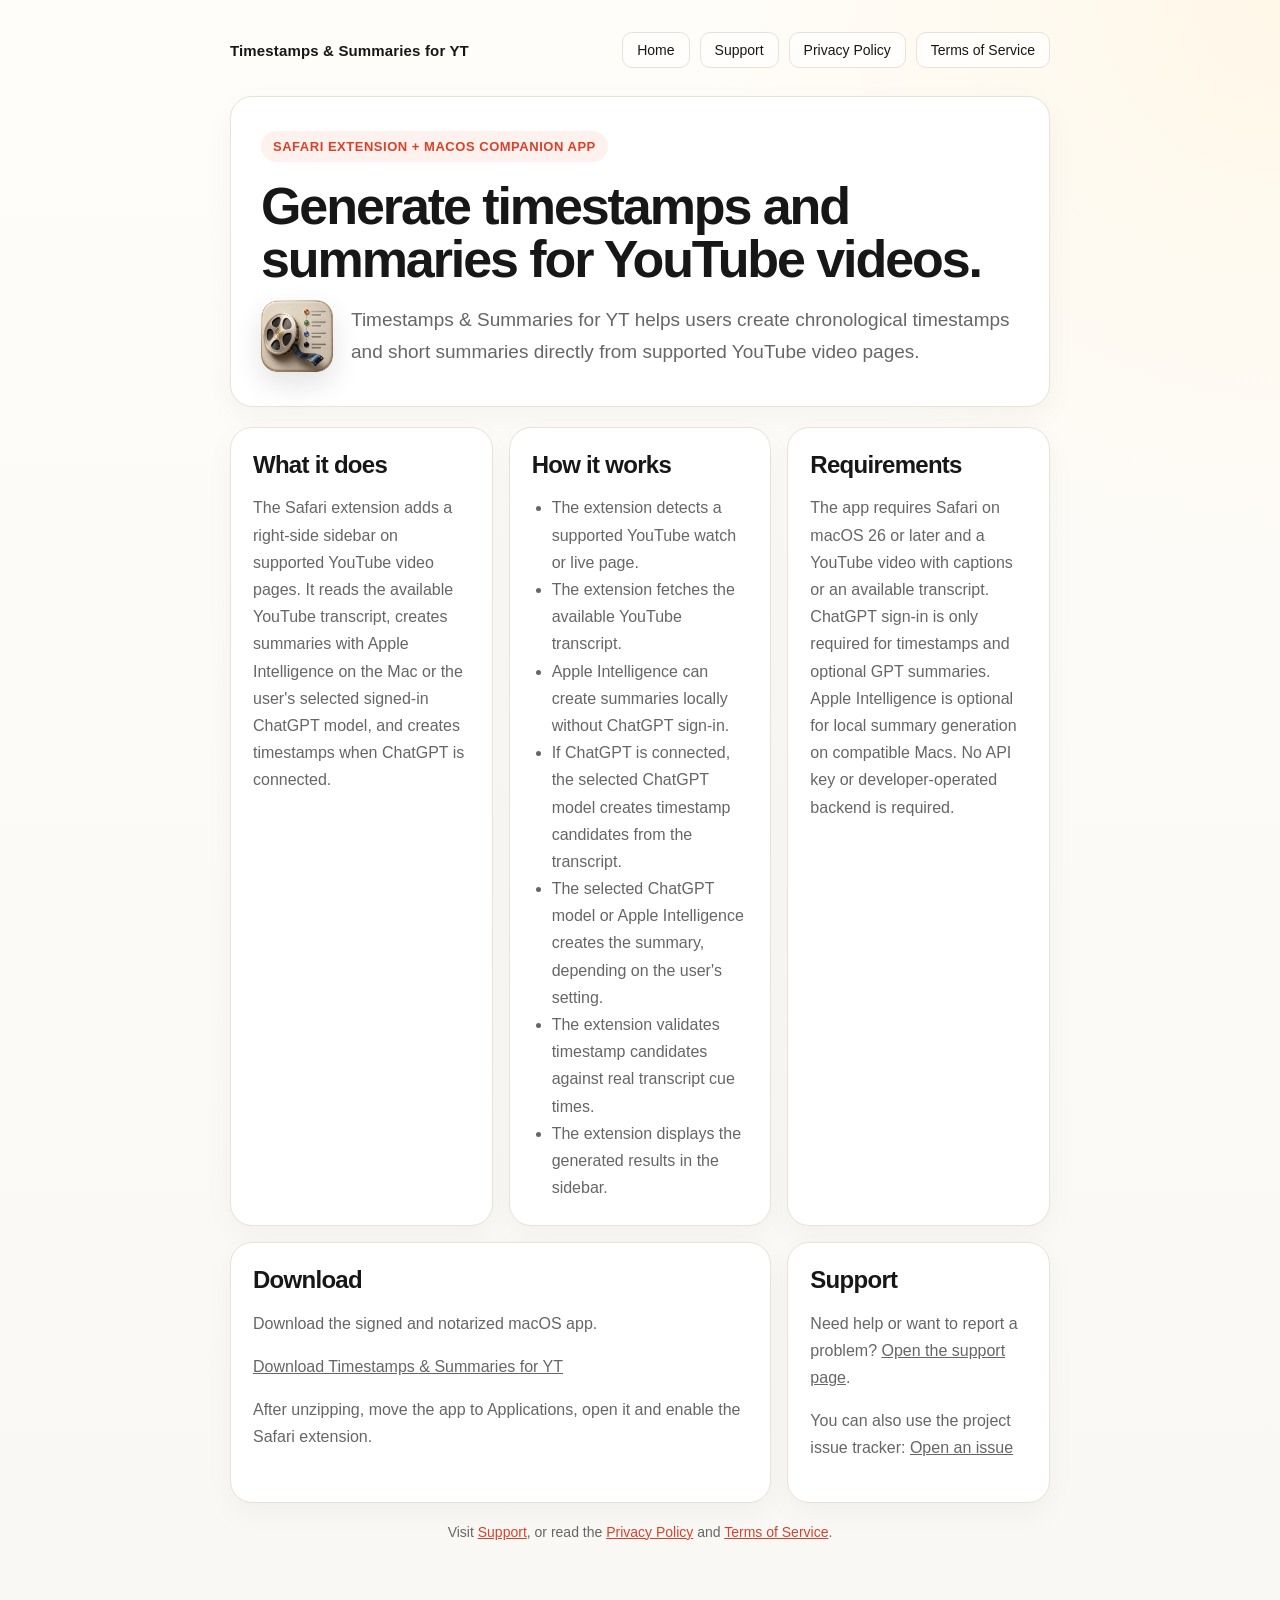
<file: index.html>
<!doctype html>
<html lang="en">
  <head>
    <meta charset="utf-8">
    <meta name="viewport" content="width=device-width, initial-scale=1">
    <title>Timestamps &amp; Summaries for YT</title>
    <meta
      name="description"
      content="Timestamps &amp; Summaries for YT is a Safari extension and macOS companion app that generates timestamps and summaries for YouTube videos."
    >
    <link rel="stylesheet" href="styles.css?v=20260430-hero">
  </head>
  <body>
    <main class="page">
      <header class="header">
        <a class="brand" href="/">Timestamps &amp; Summaries for YT</a>
        <nav class="nav" aria-label="Site">
          <a href="/">Home</a>
          <a href="/support.html">Support</a>
          <a href="/privacy.html">Privacy Policy</a>
          <a href="/terms.html">Terms of Service</a>
        </nav>
      </header>

      <section class="hero">
        <span class="eyebrow">Safari extension + macOS companion app</span>
        <h1>Generate timestamps and summaries for YouTube videos.</h1>
        <div class="hero-lead">
          <img class="hero-icon" src="app-icon.png" alt="" width="72" height="72">
          <p class="lead">
            Timestamps &amp; Summaries for YT helps users create chronological
            timestamps and short summaries directly from supported YouTube video pages.
          </p>
        </div>
      </section>

      <section class="grid" aria-label="Overview">
        <article class="card">
          <h2>What it does</h2>
          <p>
            The Safari extension adds a right-side sidebar on supported YouTube video pages.
            It reads the available YouTube transcript, creates summaries with Apple
            Intelligence on the Mac or the user's selected signed-in ChatGPT model, and
            creates timestamps when ChatGPT is connected.
          </p>
        </article>

        <article class="card">
          <h2>How it works</h2>
          <ul>
            <li>The extension detects a supported YouTube watch or live page.</li>
            <li>The extension fetches the available YouTube transcript.</li>
            <li>Apple Intelligence can create summaries locally without ChatGPT sign-in.</li>
            <li>If ChatGPT is connected, the selected ChatGPT model creates timestamp candidates from the transcript.</li>
            <li>The selected ChatGPT model or Apple Intelligence creates the summary, depending on the user's setting.</li>
            <li>The extension validates timestamp candidates against real transcript cue times.</li>
            <li>The extension displays the generated results in the sidebar.</li>
          </ul>
        </article>

        <article class="card">
          <h2>Requirements</h2>
          <p>
            The app requires Safari on macOS 26 or later and a YouTube video with captions
            or an available transcript. ChatGPT sign-in is only required for timestamps and
            optional GPT summaries. Apple Intelligence is optional for local summary
            generation on compatible Macs. No API key or developer-operated backend is required.
          </p>
        </article>
      </section>

      <section class="grid action-grid" aria-label="Download and support">
        <article class="card action-download-card">
          <h2>Download</h2>
          <p>
            Download the signed and notarized macOS app.
          </p>
          <p>
            <a href="https://github.com/Hlbkomer/YouTube-Timestamps-and-Summaries/releases/latest/download/Timestamps-and-Summaries-for-YT.zip">Download Timestamps &amp; Summaries for YT</a>
          </p>
          <p>
            After unzipping, move the app to Applications, open it and enable
            the Safari extension.
          </p>
        </article>

        <article class="card">
          <h2>Support</h2>
          <p>
            Need help or want to report a problem?
            <a href="/support.html">Open the support page</a>.
          </p>
          <p>
            You can also use the project issue tracker:
            <a href="https://github.com/Hlbkomer/YouTube-Timestamps-and-Summaries/issues">Open an issue</a>
          </p>
        </article>
      </section>

      <p class="footer">
        Visit <a href="/support.html">Support</a>, or read the
        <a href="/privacy.html">Privacy Policy</a> and
        <a href="/terms.html">Terms of Service</a>.
      </p>
    </main>
  </body>
</html>
</file>
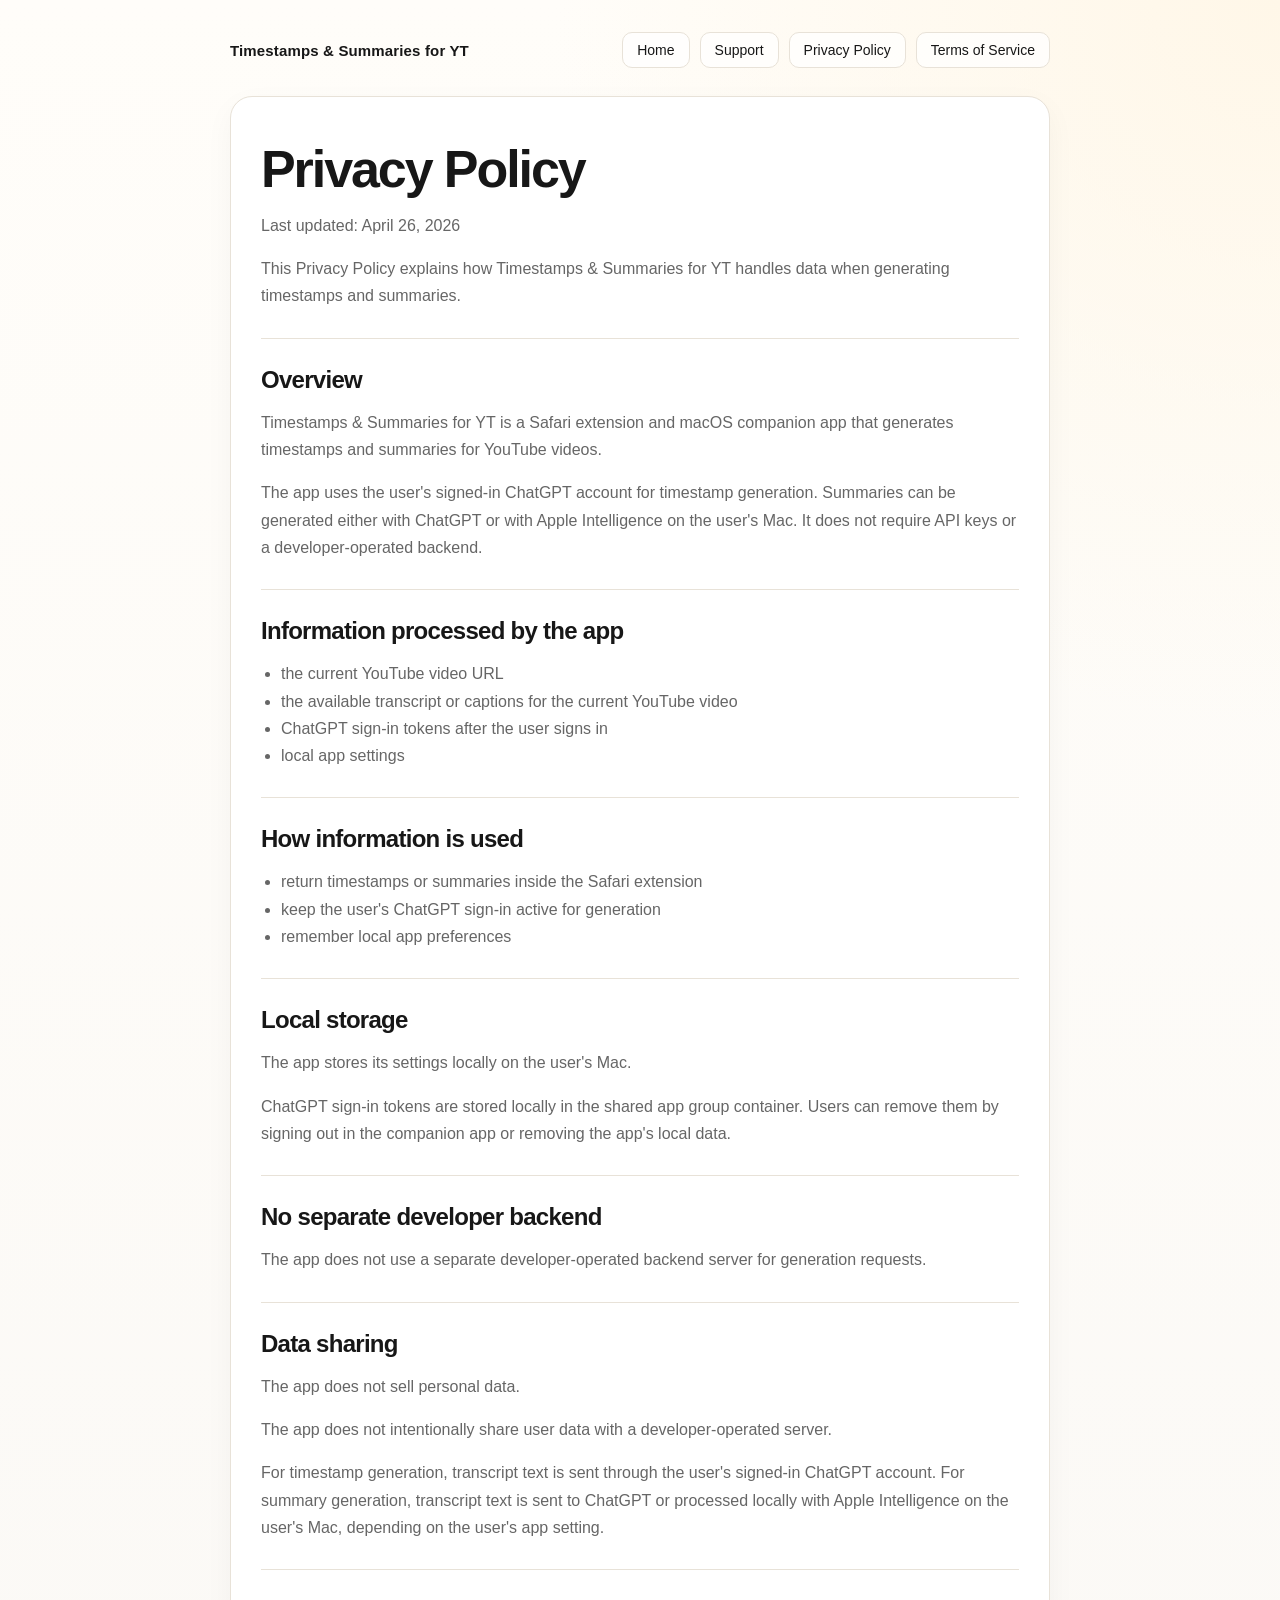
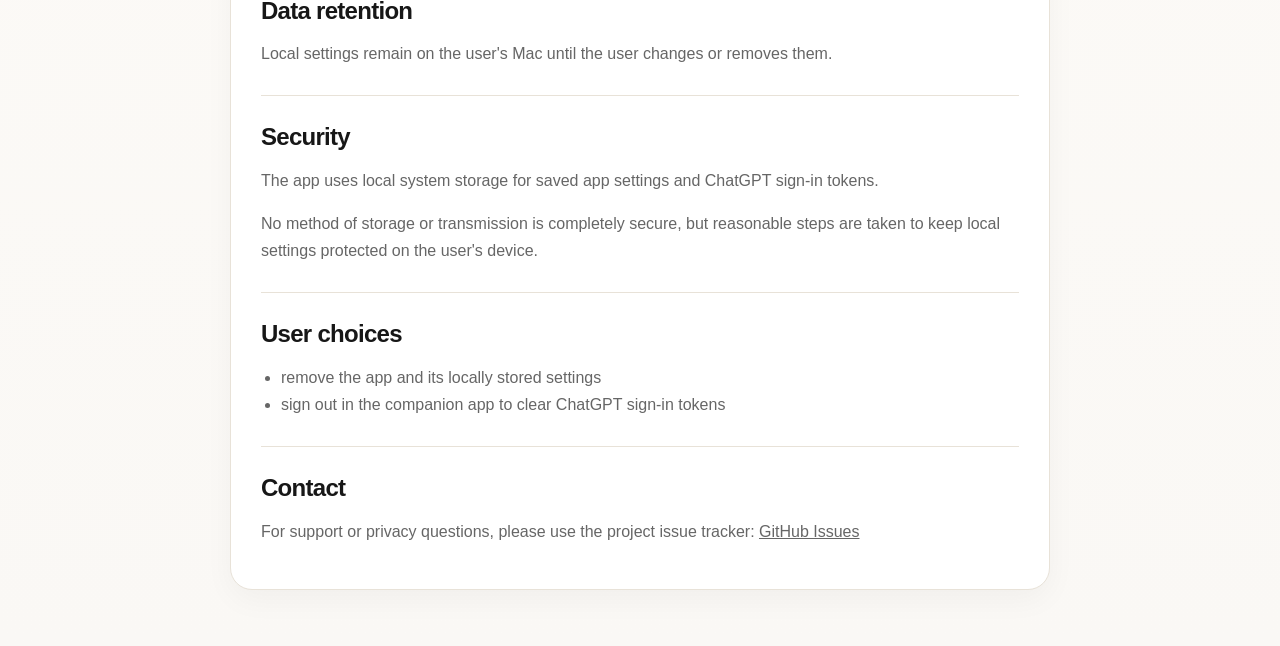
<file: privacy.html>
<!doctype html>
<html lang="en">
  <head>
    <meta charset="utf-8">
    <meta name="viewport" content="width=device-width, initial-scale=1">
    <title>Privacy Policy | Timestamps &amp; Summaries for YT</title>
    <meta
      name="description"
      content="Privacy Policy for Timestamps &amp; Summaries for YT."
    >
    <link rel="stylesheet" href="styles.css">
  </head>
  <body>
    <main class="page">
      <header class="header">
        <a class="brand" href="/">Timestamps &amp; Summaries for YT</a>
        <nav class="nav" aria-label="Site">
          <a href="/">Home</a>
          <a href="/support.html">Support</a>
          <a href="/privacy.html">Privacy Policy</a>
          <a href="/terms.html">Terms of Service</a>
        </nav>
      </header>

      <article class="card content">
        <section>
          <h1>Privacy Policy</h1>
          <p>Last updated: April 26, 2026</p>
          <p>
            This Privacy Policy explains how Timestamps &amp; Summaries for YT
            handles data when generating timestamps and summaries.
          </p>
        </section>

        <section>
          <h2>Overview</h2>
          <p>
            Timestamps &amp; Summaries for YT is a Safari extension and macOS
            companion app that generates timestamps and summaries for YouTube videos.
          </p>
          <p>
            The app uses the user's signed-in ChatGPT account for timestamp generation.
            Summaries can be generated either with ChatGPT or with Apple Intelligence on
            the user's Mac. It does not require API keys or a developer-operated backend.
          </p>
        </section>

        <section>
          <h2>Information processed by the app</h2>
          <ul>
            <li>the current YouTube video URL</li>
            <li>the available transcript or captions for the current YouTube video</li>
            <li>ChatGPT sign-in tokens after the user signs in</li>
            <li>local app settings</li>
          </ul>
        </section>

        <section>
          <h2>How information is used</h2>
          <ul>
            <li>return timestamps or summaries inside the Safari extension</li>
            <li>keep the user's ChatGPT sign-in active for generation</li>
            <li>remember local app preferences</li>
          </ul>
        </section>

        <section>
          <h2>Local storage</h2>
          <p>The app stores its settings locally on the user's Mac.</p>
          <p>
            ChatGPT sign-in tokens are stored locally in the shared app group container.
            Users can remove them by signing out in the companion app or removing the
            app's local data.
          </p>
        </section>

        <section>
          <h2>No separate developer backend</h2>
          <p>
            The app does not use a separate developer-operated backend server for generation
            requests.
          </p>
        </section>

        <section>
          <h2>Data sharing</h2>
          <p>The app does not sell personal data.</p>
          <p>
            The app does not intentionally share user data with a developer-operated server.
          </p>
          <p>
            For timestamp generation, transcript text is sent through the user's signed-in
            ChatGPT account. For summary generation, transcript text is sent to ChatGPT or
            processed locally with Apple Intelligence on the user's Mac, depending on the
            user's app setting.
          </p>
        </section>

        <section>
          <h2>Data retention</h2>
          <p>
            Local settings remain on the user's Mac until the user changes or removes them.
          </p>
        </section>

        <section>
          <h2>Security</h2>
          <p>
            The app uses local system storage for saved app settings and ChatGPT sign-in
            tokens.
          </p>
          <p>
            No method of storage or transmission is completely secure, but reasonable steps
            are taken to keep local settings protected on the user's device.
          </p>
        </section>

        <section>
          <h2>User choices</h2>
          <ul>
            <li>remove the app and its locally stored settings</li>
            <li>sign out in the companion app to clear ChatGPT sign-in tokens</li>
          </ul>
        </section>

        <section>
          <h2>Contact</h2>
          <p>
            For support or privacy questions, please use the project issue tracker:
            <a href="https://github.com/Hlbkomer/YouTube-Timestamps-and-Summaries/issues">GitHub Issues</a>
          </p>
        </section>
      </article>
    </main>
  </body>
</html>
</file>
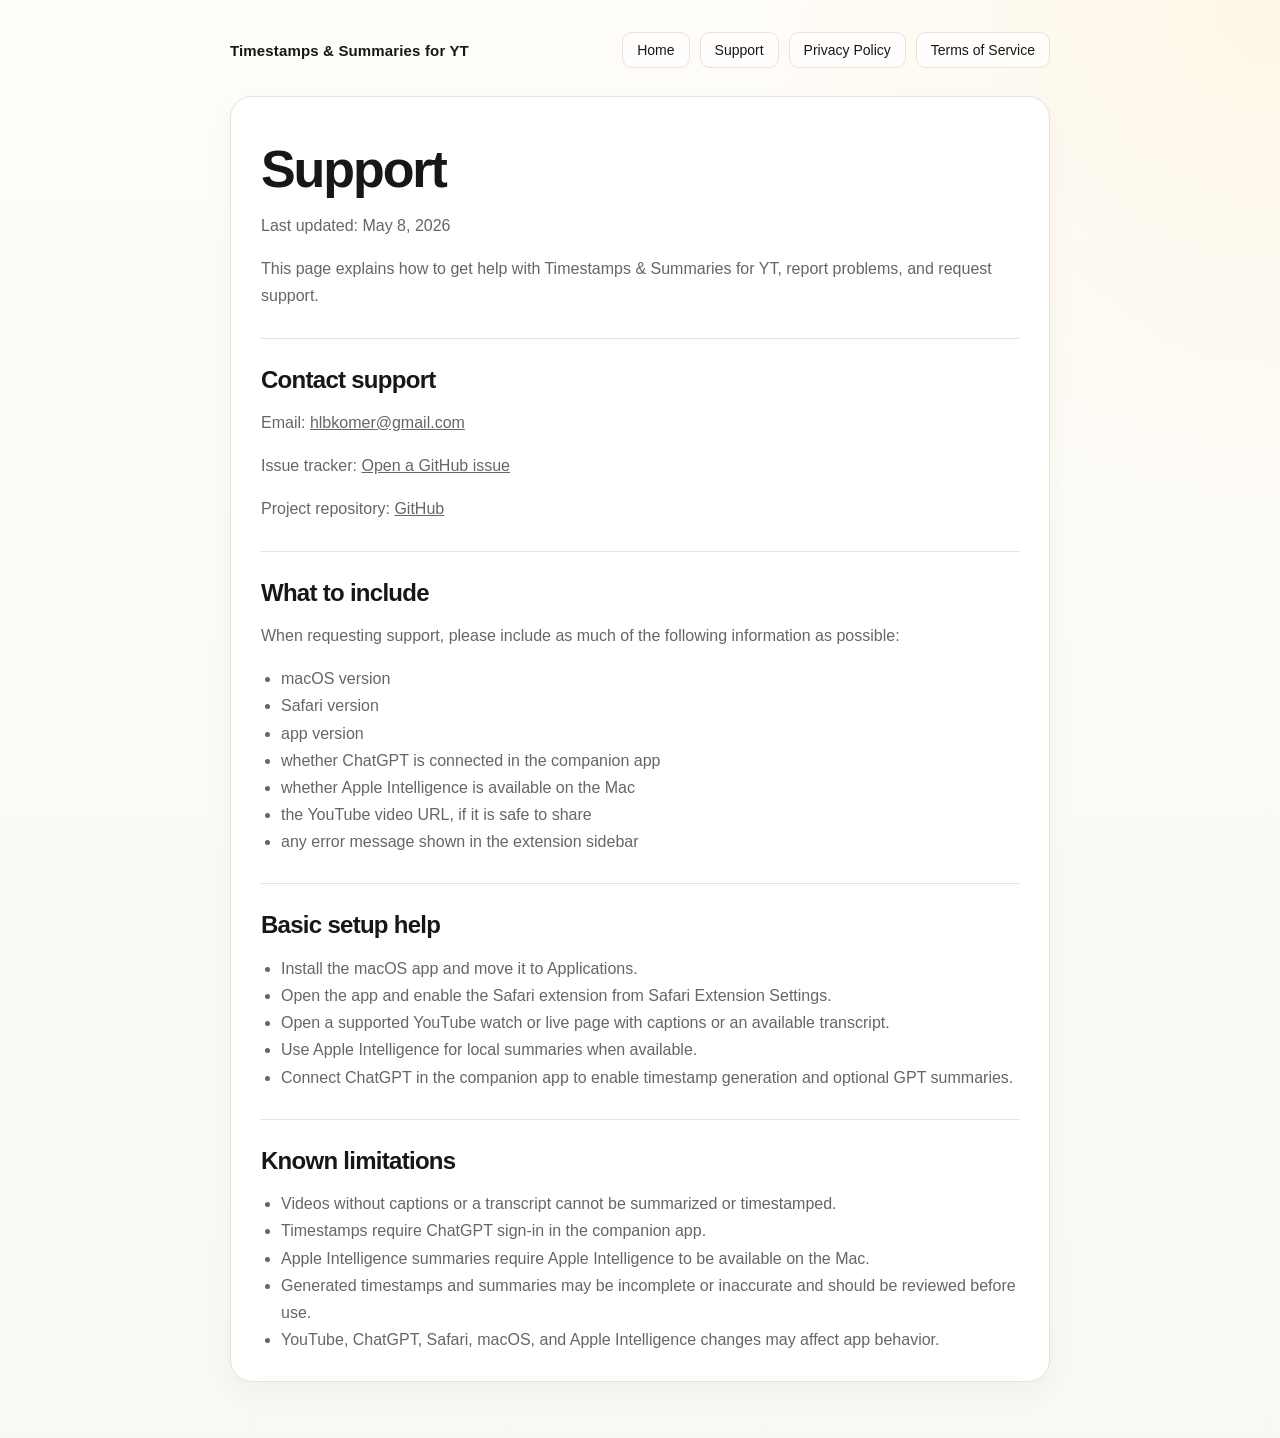
<file: support.html>
<!doctype html>
<html lang="en">
  <head>
    <meta charset="utf-8">
    <meta name="viewport" content="width=device-width, initial-scale=1">
    <title>Support | Timestamps &amp; Summaries for YT</title>
    <meta
      name="description"
      content="Support information for Timestamps &amp; Summaries for YT."
    >
    <link rel="stylesheet" href="styles.css">
  </head>
  <body>
    <main class="page">
      <header class="header">
        <a class="brand" href="/">Timestamps &amp; Summaries for YT</a>
        <nav class="nav" aria-label="Site">
          <a href="/">Home</a>
          <a href="/support.html">Support</a>
          <a href="/privacy.html">Privacy Policy</a>
          <a href="/terms.html">Terms of Service</a>
        </nav>
      </header>

      <article class="card content">
        <section>
          <h1>Support</h1>
          <p>Last updated: May 8, 2026</p>
          <p>
            This page explains how to get help with Timestamps &amp; Summaries for YT,
            report problems, and request support.
          </p>
        </section>

        <section>
          <h2>Contact support</h2>
          <p>
            Email:
            <a href="mailto:hlbkomer@gmail.com">hlbkomer@gmail.com</a>
          </p>
          <p>
            Issue tracker:
            <a href="https://github.com/Hlbkomer/YouTube-Timestamps-and-Summaries/issues">Open a GitHub issue</a>
          </p>
          <p>
            Project repository:
            <a href="https://github.com/Hlbkomer/YouTube-Timestamps-and-Summaries">GitHub</a>
          </p>
        </section>

        <section>
          <h2>What to include</h2>
          <p>
            When requesting support, please include as much of the following information
            as possible:
          </p>
          <ul>
            <li>macOS version</li>
            <li>Safari version</li>
            <li>app version</li>
            <li>whether ChatGPT is connected in the companion app</li>
            <li>whether Apple Intelligence is available on the Mac</li>
            <li>the YouTube video URL, if it is safe to share</li>
            <li>any error message shown in the extension sidebar</li>
          </ul>
        </section>

        <section>
          <h2>Basic setup help</h2>
          <ul>
            <li>Install the macOS app and move it to Applications.</li>
            <li>Open the app and enable the Safari extension from Safari Extension Settings.</li>
            <li>Open a supported YouTube watch or live page with captions or an available transcript.</li>
            <li>Use Apple Intelligence for local summaries when available.</li>
            <li>Connect ChatGPT in the companion app to enable timestamp generation and optional GPT summaries.</li>
          </ul>
        </section>

        <section>
          <h2>Known limitations</h2>
          <ul>
            <li>Videos without captions or a transcript cannot be summarized or timestamped.</li>
            <li>Timestamps require ChatGPT sign-in in the companion app.</li>
            <li>Apple Intelligence summaries require Apple Intelligence to be available on the Mac.</li>
            <li>Generated timestamps and summaries may be incomplete or inaccurate and should be reviewed before use.</li>
            <li>YouTube, ChatGPT, Safari, macOS, and Apple Intelligence changes may affect app behavior.</li>
          </ul>
        </section>
      </article>
    </main>
  </body>
</html>
</file>
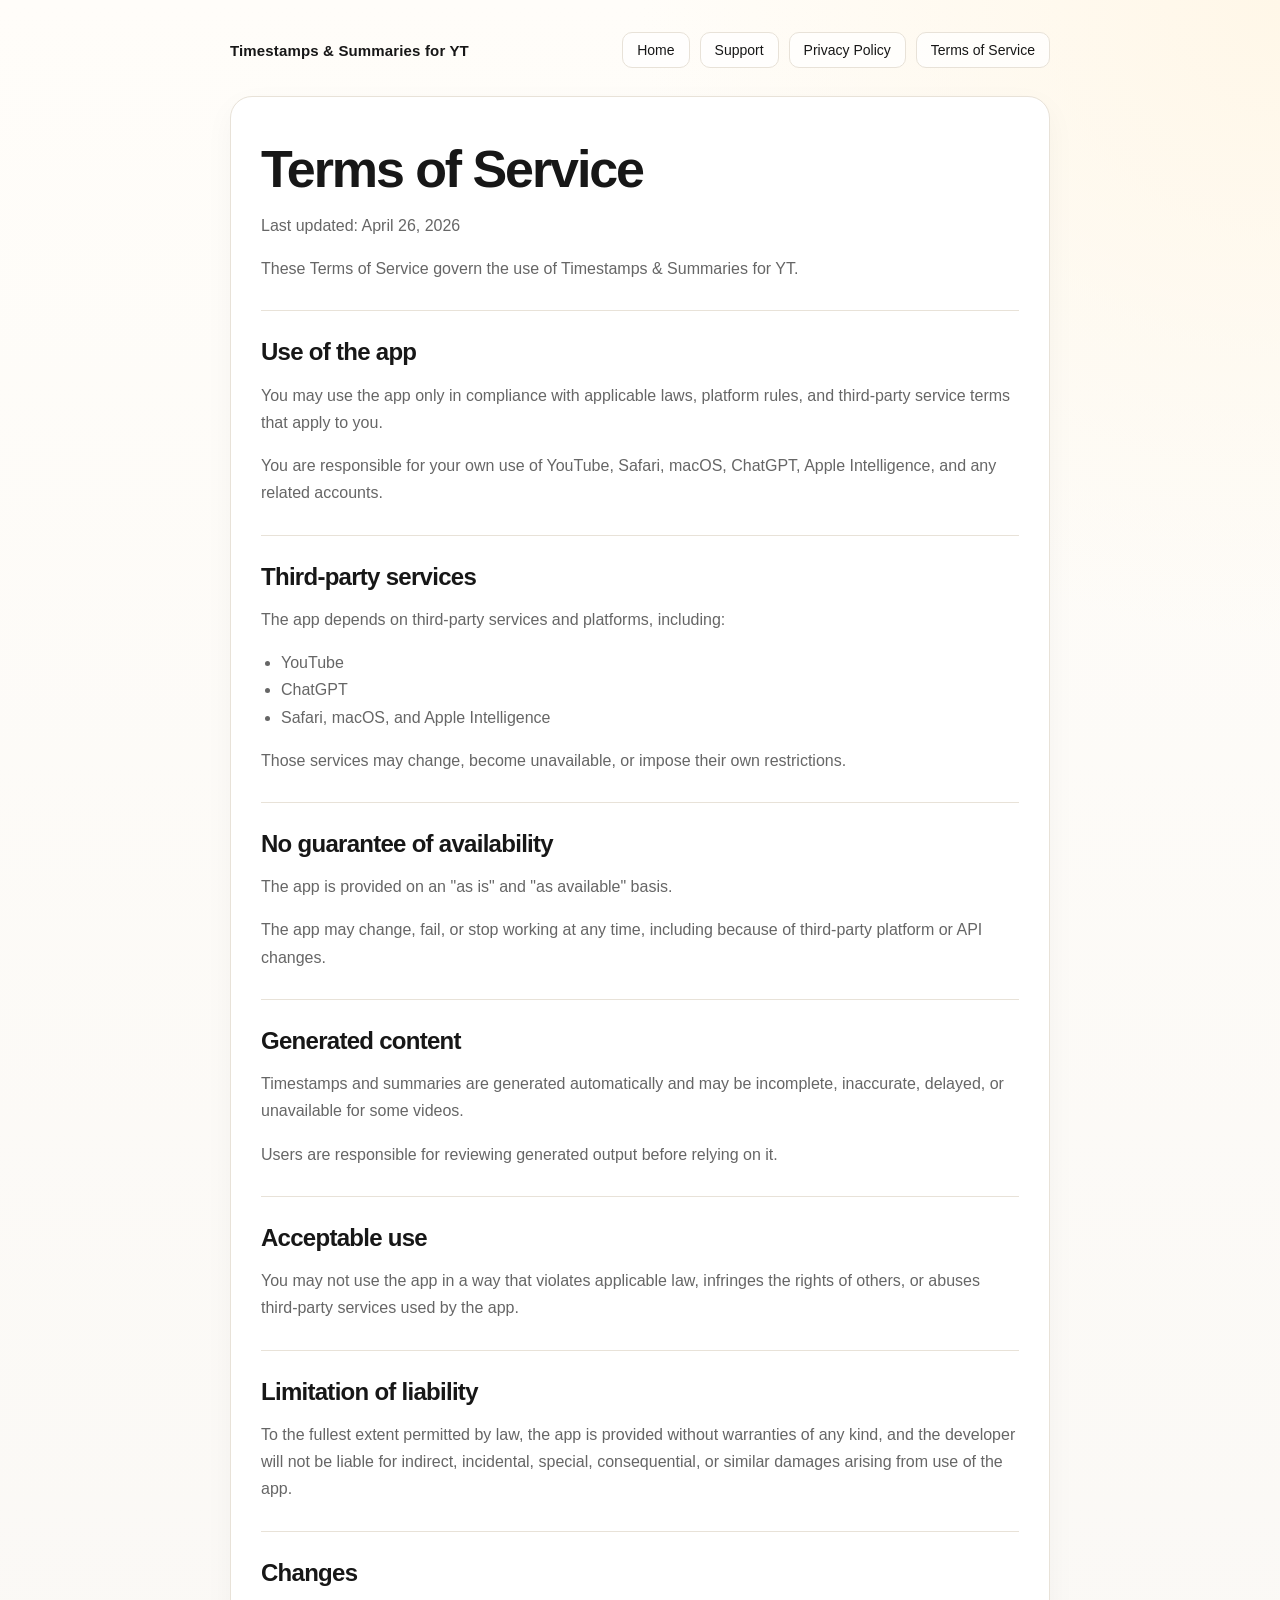
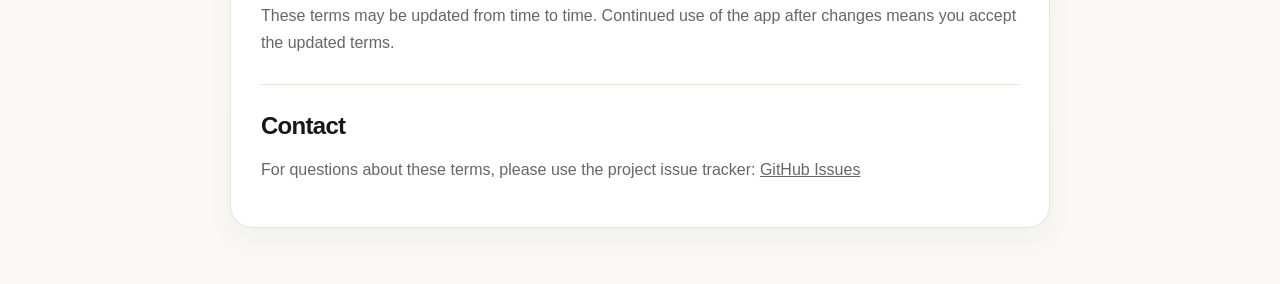
<file: terms.html>
<!doctype html>
<html lang="en">
  <head>
    <meta charset="utf-8">
    <meta name="viewport" content="width=device-width, initial-scale=1">
    <title>Terms of Service | Timestamps &amp; Summaries for YT</title>
    <meta
      name="description"
      content="Terms of Service for Timestamps &amp; Summaries for YT."
    >
    <link rel="stylesheet" href="styles.css">
  </head>
  <body>
    <main class="page">
      <header class="header">
        <a class="brand" href="/">Timestamps &amp; Summaries for YT</a>
        <nav class="nav" aria-label="Site">
          <a href="/">Home</a>
          <a href="/support.html">Support</a>
          <a href="/privacy.html">Privacy Policy</a>
          <a href="/terms.html">Terms of Service</a>
        </nav>
      </header>

      <article class="card content">
        <section>
          <h1>Terms of Service</h1>
          <p>Last updated: April 26, 2026</p>
          <p>
            These Terms of Service govern the use of Timestamps &amp; Summaries for YT.
          </p>
        </section>

        <section>
          <h2>Use of the app</h2>
          <p>
            You may use the app only in compliance with applicable laws, platform rules,
            and third-party service terms that apply to you.
          </p>
          <p>
            You are responsible for your own use of YouTube, Safari, macOS, ChatGPT,
            Apple Intelligence, and any related accounts.
          </p>
        </section>

        <section>
          <h2>Third-party services</h2>
          <p>The app depends on third-party services and platforms, including:</p>
          <ul>
            <li>YouTube</li>
            <li>ChatGPT</li>
            <li>Safari, macOS, and Apple Intelligence</li>
          </ul>
          <p>
            Those services may change, become unavailable, or impose their own restrictions.
          </p>
        </section>

        <section>
          <h2>No guarantee of availability</h2>
          <p>The app is provided on an "as is" and "as available" basis.</p>
          <p>
            The app may change, fail, or stop working at any time, including because of
            third-party platform or API changes.
          </p>
        </section>

        <section>
          <h2>Generated content</h2>
          <p>
            Timestamps and summaries are generated automatically and may be incomplete,
            inaccurate, delayed, or unavailable for some videos.
          </p>
          <p>
            Users are responsible for reviewing generated output before relying on it.
          </p>
        </section>

        <section>
          <h2>Acceptable use</h2>
          <p>
            You may not use the app in a way that violates applicable law, infringes the
            rights of others, or abuses third-party services used by the app.
          </p>
        </section>

        <section>
          <h2>Limitation of liability</h2>
          <p>
            To the fullest extent permitted by law, the app is provided without warranties
            of any kind, and the developer will not be liable for indirect, incidental,
            special, consequential, or similar damages arising from use of the app.
          </p>
        </section>

        <section>
          <h2>Changes</h2>
          <p>
            These terms may be updated from time to time. Continued use of the app after
            changes means you accept the updated terms.
          </p>
        </section>

        <section>
          <h2>Contact</h2>
          <p>
            For questions about these terms, please use the project issue tracker:
            <a href="https://github.com/Hlbkomer/YouTube-Timestamps-and-Summaries/issues">GitHub Issues</a>
          </p>
        </section>
      </article>
    </main>
  </body>
</html>
</file>
<file: styles.css>
:root {
  color-scheme: light;
  --bg: #faf8f5;
  --surface: #ffffff;
  --text: #171717;
  --muted: #666666;
  --line: #e8e2d8;
  --accent: #d6422b;
  --accent-soft: #fff1ed;
}

* {
  box-sizing: border-box;
}

body {
  margin: 0;
  font-family: -apple-system, BlinkMacSystemFont, "Segoe UI", sans-serif;
  color: var(--text);
  background:
    radial-gradient(circle at top right, #fff7e8, transparent 28%),
    linear-gradient(180deg, #fffdf9 0%, var(--bg) 100%);
}

a {
  color: inherit;
}

.page {
  max-width: 860px;
  margin: 0 auto;
  padding: 32px 20px 56px;
}

.header {
  display: flex;
  justify-content: space-between;
  align-items: center;
  gap: 16px;
  margin-bottom: 28px;
}

.brand {
  font-size: 15px;
  font-weight: 700;
  letter-spacing: 0.01em;
  text-decoration: none;
}

.nav {
  display: flex;
  flex-wrap: wrap;
  gap: 10px;
}

.nav a {
  padding: 9px 14px;
  border-radius: 10px;
  border: 1px solid var(--line);
  background: rgba(255, 255, 255, 0.75);
  text-decoration: none;
  font-size: 14px;
}

.hero,
.card {
  background: var(--surface);
  border: 1px solid var(--line);
  border-radius: 22px;
  box-shadow: 0 10px 30px rgba(27, 26, 23, 0.04);
}

.hero {
  padding: 34px 30px;
  margin-bottom: 20px;
}

.eyebrow {
  display: inline-flex;
  align-items: center;
  gap: 8px;
  padding: 8px 12px;
  border-radius: 999px;
  background: var(--accent-soft);
  color: var(--accent);
  font-size: 13px;
  font-weight: 700;
  text-transform: uppercase;
  letter-spacing: 0.04em;
}

h1 {
  margin: 18px 0 14px;
  font-size: clamp(34px, 5vw, 52px);
  line-height: 1.02;
  letter-spacing: -0.04em;
}

h2 {
  margin: 0 0 16px;
  font-size: 24px;
  line-height: 1.1;
  letter-spacing: -0.03em;
}

p,
li {
  color: var(--muted);
  font-size: 17px;
  line-height: 1.7;
}

.lead {
  max-width: 720px;
  font-size: 19px;
}

.hero-lead {
  display: grid;
  grid-template-columns: 72px minmax(0, 1fr);
  align-items: center;
  gap: 18px;
  max-width: 760px;
}

.hero-lead .lead {
  margin: 0;
}

.hero-icon {
  width: 72px;
  height: 72px;
  flex: 0 0 auto;
  border-radius: 16px;
  box-shadow: 0 12px 28px rgba(27, 26, 23, 0.12);
}

.grid {
  display: grid;
  grid-template-columns: repeat(auto-fit, minmax(240px, 1fr));
  gap: 16px;
  margin: 18px 0 0;
}

.action-grid {
  grid-template-columns: repeat(3, minmax(0, 1fr));
  align-items: stretch;
  margin-top: 16px;
}

.action-download-card {
  grid-column: span 2;
}

.action-grid > .card {
  height: 100%;
}

.card {
  padding: 24px 22px;
}

.card p,
.card li {
  font-size: 16px;
}

.card ul {
  margin: 10px 0 0;
  padding-left: 20px;
}

.content {
  padding: 28px 30px;
}

.content section + section {
  margin-top: 28px;
  padding-top: 28px;
  border-top: 1px solid var(--line);
}

.footer {
  margin-top: 18px;
  color: var(--muted);
  font-size: 14px;
  text-align: center;
}

.footer a {
  color: var(--accent);
}

@media (max-width: 720px) {
  .header {
    flex-direction: column;
    align-items: flex-start;
  }

  .hero,
  .content,
  .card {
    padding: 22px 18px;
  }

  p,
  li {
    font-size: 16px;
  }

  .hero-lead {
    grid-template-columns: 56px minmax(0, 1fr);
    align-items: center;
  }

  .hero-icon {
    width: 56px;
    height: 56px;
    border-radius: 12px;
  }

  .action-grid {
    grid-template-columns: 1fr;
  }

  .action-download-card {
    grid-column: auto;
  }
}
</file>
